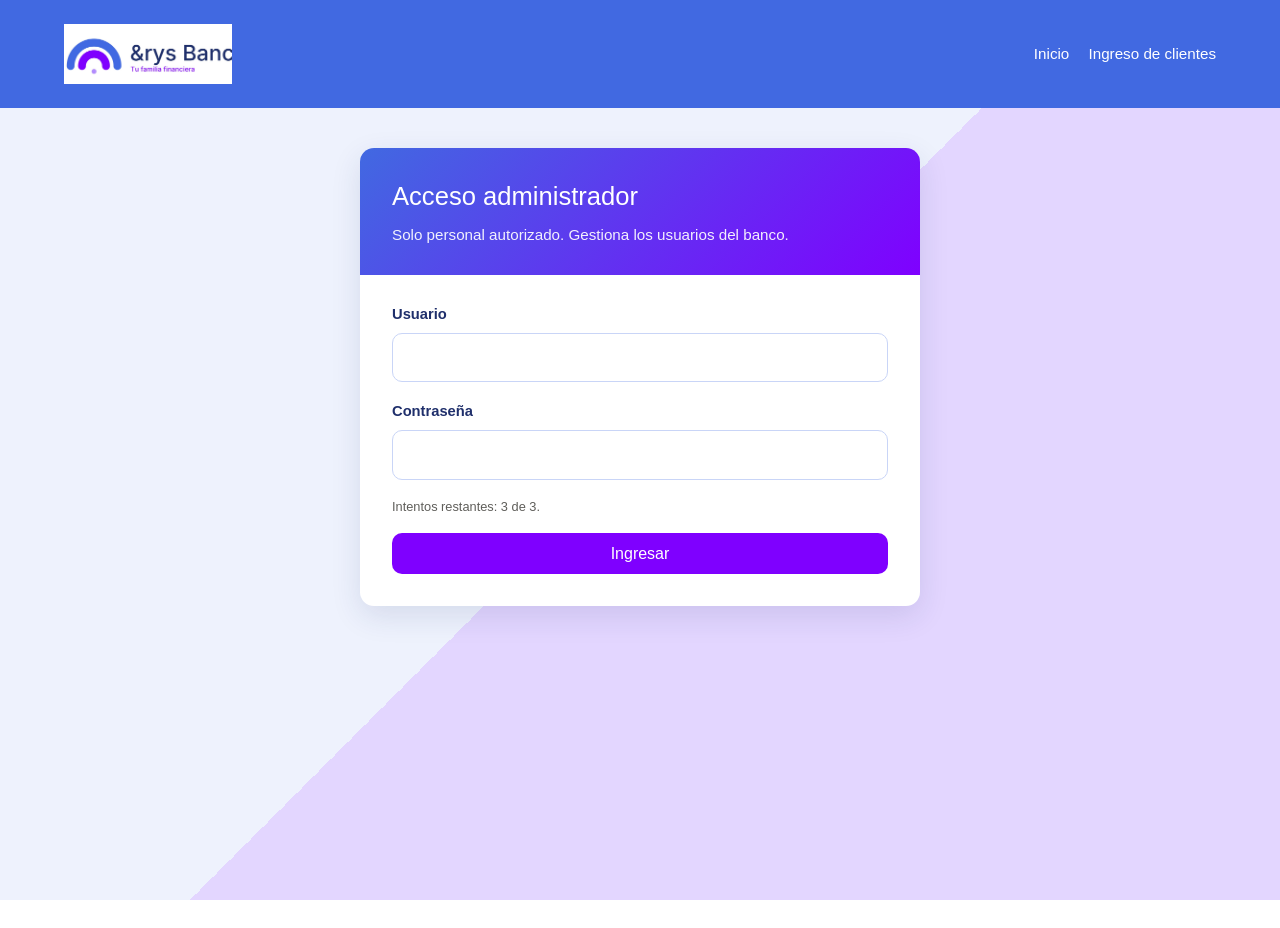
<file: admin.html>
<!doctype html>
<html lang="es">
<head>
  <meta charset="UTF-8">
  <meta name="viewport" content="width=device-width, initial-scale=1.0">
  <title>Acceso administrador | &rys Banco</title>
  <link rel="stylesheet" href="src/css/variables.css">
  <link rel="stylesheet" href="src/css/base.css">
  <link rel="stylesheet" href="src/css/layout.css">
  <link rel="stylesheet" href="src/css/auth.css">
  <link rel="stylesheet" href="src/css/interactivo.css">
  <link rel="stylesheet" href="src/css/responsive.css">
</head>
<body>

  <header class="encabezado">
    <div class="encabezado-contenido contenedor">
      <a href="index.html" class="logo">
        <img src="src/assets/Img/logo.jpg" alt="&rys Banco" class="logo-img">
      </a>
      <button class="menu-hamburguesa" aria-label="Abrir menú" aria-expanded="false">
        <span></span><span></span><span></span>
      </button>
      <nav class="menu-navegacion">
        <a href="index.html">Inicio</a>
        <a href="login.html">Ingreso de clientes</a>
      </nav>
    </div>
  </header>

  <main class="auth-principal">
    <section class="auth-tarjeta">
      <div class="auth-franja">
        <h1>Acceso administrador</h1>
        <p>Solo personal autorizado. Gestiona los usuarios del banco.</p>
      </div>

      <form id="form-admin" class="auth-formulario" novalidate>

        <div class="campo">
          <label for="usuario">Usuario</label>
          <input type="text" id="usuario" name="usuario" autocomplete="username" required>
        </div>

        <div class="campo">
          <label for="contrasena">Contraseña</label>
          <input type="password" id="contrasena" name="contrasena" autocomplete="current-password" required>
        </div>

        <p id="contador-admin" class="ayuda-campo" aria-live="polite"></p>
        <p id="mensaje-admin" class="mensaje-error" role="alert" hidden></p>

        <button type="submit" id="boton-ingresar-admin" class="btn btn-primario btn-bloque">Ingresar</button>
      </form>
    </section>
  </main>

  <div class="toasts" aria-live="polite"></div>

  <script type="module">
    import { AdministradorService } from './src/js/services/AdministradorService.js';
    import { Mensajes } from './src/js/ui/mensajes.js';

    if (AdministradorService.estaAutenticado()) {
      window.location.replace('usuarios.html');
    }

    const formulario = document.getElementById('form-admin');
    const campoUsuario = document.getElementById('usuario');
    const campoContrasena = document.getElementById('contrasena');
    const mensaje = document.getElementById('mensaje-admin');
    const contador = document.getElementById('contador-admin');
    const boton = document.getElementById('boton-ingresar-admin');

    const mostrarError = (texto) => {
      mensaje.textContent = texto;
      mensaje.hidden = false;
    };

    const actualizarContador = () => {
      const estado = AdministradorService.estado();

      if (estado.bloqueada) {
        const minutos = Math.floor(estado.segundosBloqueo / 60);
        const segundos = String(estado.segundosBloqueo % 60).padStart(2, '0');
        contador.textContent = `Acceso bloqueado. Intenta de nuevo en ${minutos}:${segundos}.`;
        boton.disabled = true;
      } else {
        contador.textContent = `Intentos restantes: ${estado.intentosRestantes} de ${AdministradorService.MAX_INTENTOS}.`;
        boton.disabled = false;
      }
    };

    formulario.addEventListener('submit', (evento) => {
      evento.preventDefault();
      mensaje.hidden = true;

      try {
        AdministradorService.iniciarSesion(campoUsuario.value.trim(), campoContrasena.value);
        Mensajes.mostrar('Acceso concedido.', 'exito');
        setTimeout(() => {
          window.location.href = 'usuarios.html';
        }, 500);
      } catch (error) {
        mostrarError(error.message);
        campoContrasena.value = '';
        actualizarContador();
      }
    });

    actualizarContador();
    setInterval(actualizarContador, 1000);
  </script>
</body>
</html>
</file>
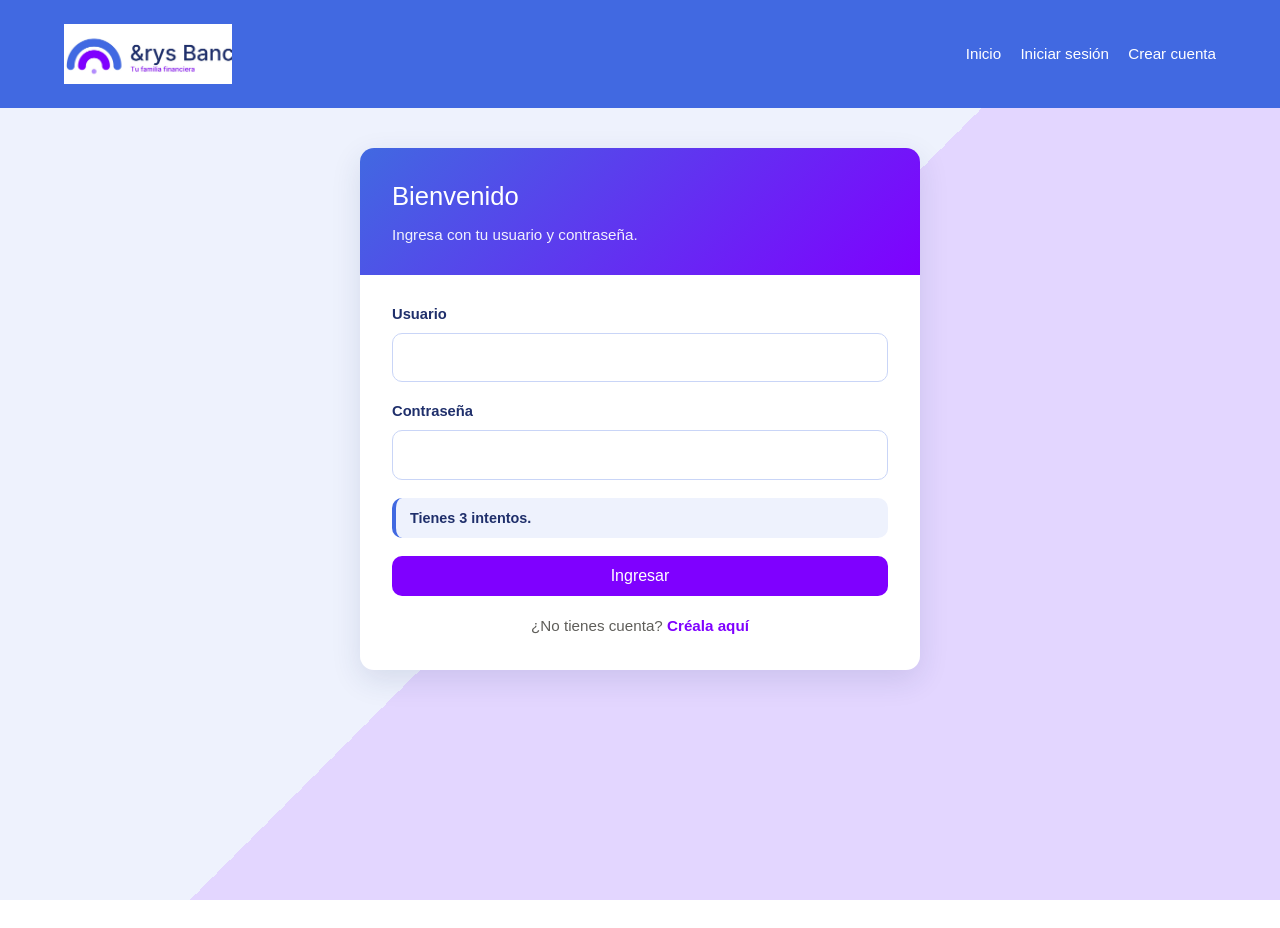
<file: login.html>
<!doctype html>
<html lang="es">
<head>
  <meta charset="UTF-8">
  <meta name="viewport" content="width=device-width, initial-scale=1.0">
  <title>Iniciar sesión | &rys Banco</title>
  <link rel="stylesheet" href="src/css/variables.css">
  <link rel="stylesheet" href="src/css/base.css">
  <link rel="stylesheet" href="src/css/layout.css">
  <link rel="stylesheet" href="src/css/auth.css">
  <link rel="stylesheet" href="src/css/interactivo.css">
  <link rel="stylesheet" href="src/css/responsive.css">
</head>
<body>

  <header class="encabezado">
    <div class="encabezado-contenido contenedor">
      <a href="index.html" class="logo">
        <img src="src/assets/Img/logo.jpg" alt="&rys Banco" class="logo-img">
      </a>
      <button class="menu-hamburguesa" aria-label="Abrir menú" aria-expanded="false">
        <span></span><span></span><span></span>
      </button>
      <nav class="menu-navegacion">
        <a href="index.html">Inicio</a>
        <a href="login.html" class="activo">Iniciar sesión</a>
        <a href="registro.html">Crear cuenta</a>
      </nav>
    </div>
  </header>

  <main class="auth-principal">
    <section class="auth-tarjeta">
      <div class="auth-franja">
        <h1>Bienvenido</h1>
        <p>Ingresa con tu usuario y contraseña.</p>
      </div>

      <form id="form-login" class="auth-formulario" novalidate>

        <div class="campo">
          <label for="usuario">Usuario</label>
          <input type="text" id="usuario" name="usuario" autocomplete="username" required>
        </div>

        <div class="campo">
          <label for="contrasena">Contraseña</label>
          <input type="password" id="contrasena" name="contrasena" autocomplete="current-password" required>
        </div>

        <p id="contador-intentos" class="ayuda-campo" aria-live="polite"></p>
        <p id="mensaje-formulario" class="mensaje-error" role="alert" hidden></p>

        <button type="submit" id="boton-ingresar" class="btn btn-primario btn-bloque">Ingresar</button>

        <p class="auth-pie">
          ¿No tienes cuenta? <a href="registro.html">Créala aquí</a>
        </p>
      </form>
    </section>
  </main>

  <div class="toasts" aria-live="polite"></div>

  <script type="module">
    import { AutenticacionService } from './src/js/services/AutenticacionService.js';
    import { Mensajes } from './src/js/ui/mensajes.js';

    const formulario = document.getElementById('form-login');
    const campoUsuario = document.getElementById('usuario');
    const campoContrasena = document.getElementById('contrasena');
    const mensajeFormulario = document.getElementById('mensaje-formulario');
    const contador = document.getElementById('contador-intentos');
    const boton = document.getElementById('boton-ingresar');

    let temporizador = null;

    const mostrarError = (texto) => {
      mensajeFormulario.textContent = texto;
      mensajeFormulario.hidden = false;
    };

    const ocultarError = () => {
      mensajeFormulario.hidden = true;
    };

    const actualizarContador = () => {
      const usuario = campoUsuario.value.trim();
      if (!usuario) {
        contador.textContent = `Tienes ${AutenticacionService.MAX_INTENTOS} intentos.`;
        boton.disabled = false;
        return;
      }

      const estado = AutenticacionService.estado(usuario);

      if (estado.bloqueada) {
        const minutos = Math.floor(estado.segundosBloqueo / 60);
        const segundos = String(estado.segundosBloqueo % 60).padStart(2, '0');
        contador.textContent = `Cuenta bloqueada. Intenta de nuevo en ${minutos}:${segundos}.`;
        boton.disabled = true;
      } else {
        contador.textContent = `Intentos restantes: ${estado.intentosRestantes} de ${AutenticacionService.MAX_INTENTOS}.`;
        boton.disabled = false;
      }
    };

    campoUsuario.addEventListener('input', actualizarContador);

    formulario.addEventListener('submit', (evento) => {
      evento.preventDefault();
      ocultarError();

      try {
        AutenticacionService.iniciarSesion(campoUsuario.value, campoContrasena.value);
        Mensajes.mostrar('Ingreso exitoso.', 'exito');
        setTimeout(() => {
          window.location.href = 'panel.html';
        }, 600);
      } catch (error) {
        mostrarError(error.message);
        campoContrasena.value = '';
        actualizarContador();
      }
    });

    actualizarContador();
    temporizador = setInterval(actualizarContador, 1000);
  </script>
</body>
</html>
</file>
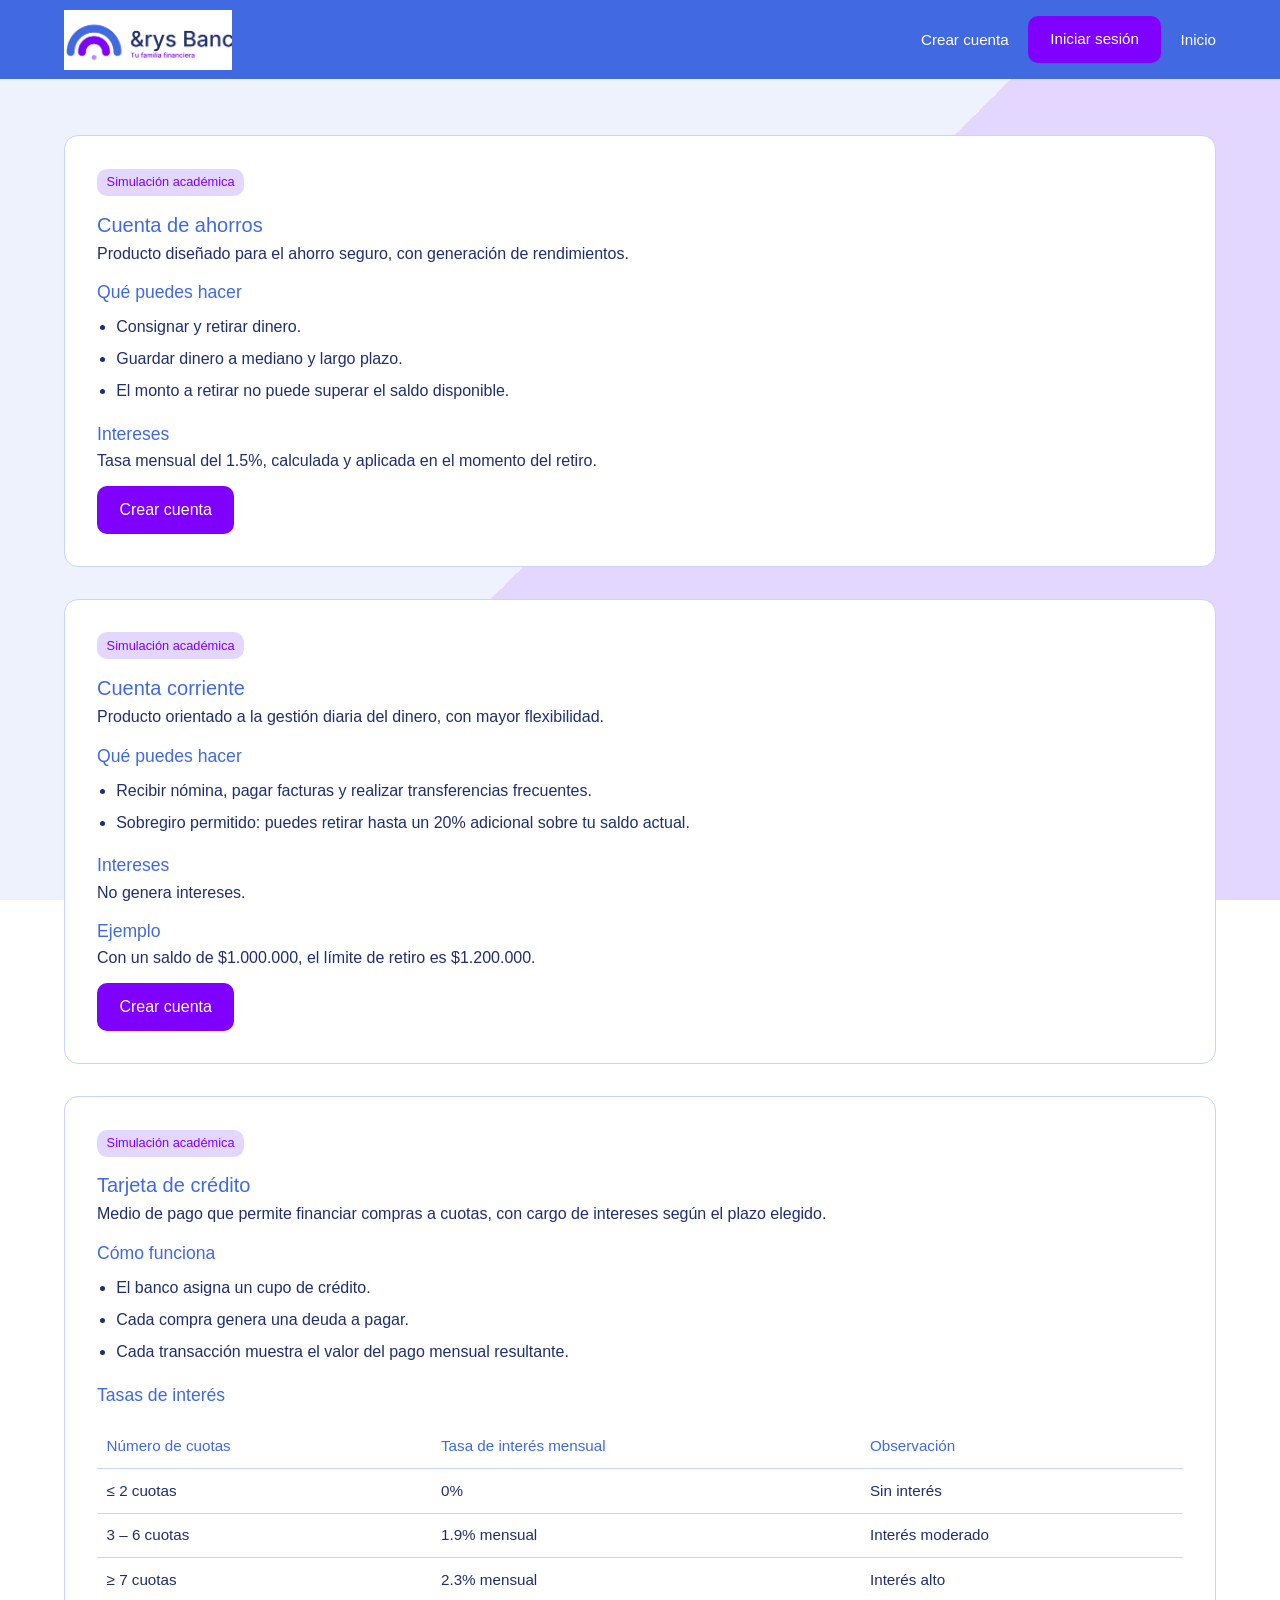
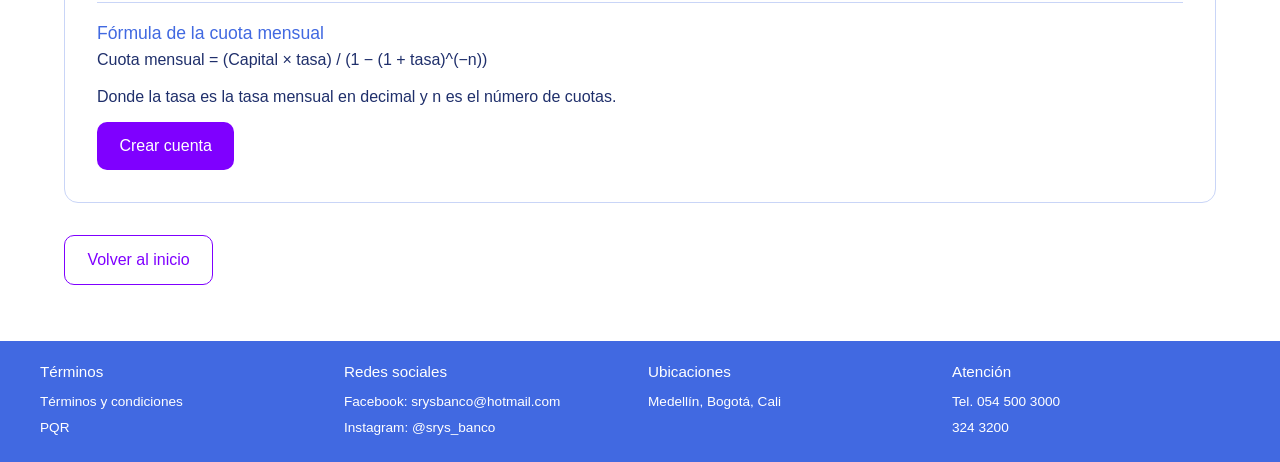
<file: productos.html>
<!DOCTYPE html>
<html lang="es">
<head>
  <meta charset="UTF-8">
  <meta name="viewport" content="width=device-width, initial-scale=1.0">
  <title>Productos &amp;rys Banco</title>
  <link rel="stylesheet" href="src/css/variables.css">
  <link rel="stylesheet" href="src/css/base.css">
  <link rel="stylesheet" href="src/css/layout.css">
  <link rel="stylesheet" href="src/css/landing.css">
  <link rel="stylesheet" href="src/css/responsive.css">
</head>
<body>

  <header class="encabezado">
    <div class="encabezado-contenido">
      <a href="index.html" class="logo"><img src="src/assets/Img/logo.jpg" alt="&amp;rys Banco" class="logo-img"></a>

      <button class="menu-hamburguesa" aria-label="Abrir menú">&#9776;</button>

      <nav>
        <ul class="menu-navegacion">
          <li><a href="registro.html">Crear cuenta</a></li>
          <li><a href="login.html" class="btn btn-secundario">Iniciar sesión</a></li>
          <li><a href="index.html">Inicio</a></li>
        </ul>
      </nav>
    </div>
  </header>

  <main class="contenedor">

    <section id="ahorros" class="promocion-detalle producto-solo">
      <div>
        <span class="etiqueta-simulacion">Simulación académica</span>
        <h2>Cuenta de ahorros</h2>
        <p>Producto diseñado para el ahorro seguro, con generación de rendimientos.</p>

        <h3>Qué puedes hacer</h3>
        <ul>
          <li>Consignar y retirar dinero.</li>
          <li>Guardar dinero a mediano y largo plazo.</li>
          <li>El monto a retirar no puede superar el saldo disponible.</li>
        </ul>

        <h3>Intereses</h3>
        <p>Tasa mensual del 1.5%, calculada y aplicada en el momento del retiro.</p>

        <a href="registro.html" class="btn btn-primario">Crear cuenta</a>
      </div>
    </section>

    <section id="corriente" class="promocion-detalle producto-solo">
      <div>
        <span class="etiqueta-simulacion">Simulación académica</span>
        <h2>Cuenta corriente</h2>
        <p>Producto orientado a la gestión diaria del dinero, con mayor flexibilidad.</p>

        <h3>Qué puedes hacer</h3>
        <ul>
          <li>Recibir nómina, pagar facturas y realizar transferencias frecuentes.</li>
          <li>Sobregiro permitido: puedes retirar hasta un 20% adicional sobre tu saldo actual.</li>
        </ul>

        <h3>Intereses</h3>
        <p>No genera intereses.</p>

        <h3>Ejemplo</h3>
        <p>Con un saldo de $1.000.000, el límite de retiro es $1.200.000.</p>

        <a href="registro.html" class="btn btn-primario">Crear cuenta</a>
      </div>
    </section>

    <section id="tarjeta" class="promocion-detalle producto-solo">
      <div>
        <span class="etiqueta-simulacion">Simulación académica</span>
        <h2>Tarjeta de crédito</h2>
        <p>Medio de pago que permite financiar compras a cuotas, con cargo de intereses según el plazo elegido.</p>

        <h3>Cómo funciona</h3>
        <ul>
          <li>El banco asigna un cupo de crédito.</li>
          <li>Cada compra genera una deuda a pagar.</li>
          <li>Cada transacción muestra el valor del pago mensual resultante.</li>
        </ul>

        <h3>Tasas de interés</h3>
        <table class="tabla-tasas">
          <thead>
            <tr>
              <th>Número de cuotas</th>
              <th>Tasa de interés mensual</th>
              <th>Observación</th>
            </tr>
          </thead>
          <tbody>
            <tr>
              <td>≤ 2 cuotas</td>
              <td>0%</td>
              <td>Sin interés</td>
            </tr>
            <tr>
              <td>3 – 6 cuotas</td>
              <td>1.9% mensual</td>
              <td>Interés moderado</td>
            </tr>
            <tr>
              <td>≥ 7 cuotas</td>
              <td>2.3% mensual</td>
              <td>Interés alto</td>
            </tr>
          </tbody>
        </table>

        <h3>Fórmula de la cuota mensual</h3>
        <p>Cuota mensual = (Capital × tasa) / (1 − (1 + tasa)^(−n))</p>
        <p>Donde la tasa es la tasa mensual en decimal y n es el número de cuotas.</p>

        <a href="registro.html" class="btn btn-primario">Crear cuenta</a>
      </div>
    </section>

    <a href="index.html" class="btn btn-secundario volver">Volver al inicio</a>

  </main>

  <footer class="pie-pagina">
    <div class="pie-contenido">
      <div>
        <h4>Términos</h4>
        <a href="#">Términos y condiciones</a>
        <a href="#">PQR</a>
      </div>

      <div>
        <h4>Redes sociales</h4>
        <a href="#">Facebook: srysbanco@hotmail.com</a>
        <a href="#">Instagram: @srys_banco</a>
      </div>

      <div>
        <h4>Ubicaciones</h4>
        <p>Medellín, Bogotá, Cali</p>
      </div>

      <div>
        <h4>Atención</h4>
        <p>Tel. 054 500 3000</p>
        <p>324 3200</p>
      </div>
    </div>
  </footer>

  <script type="module" src="src/js/main.js"></script>
</body>
</html>
</file>
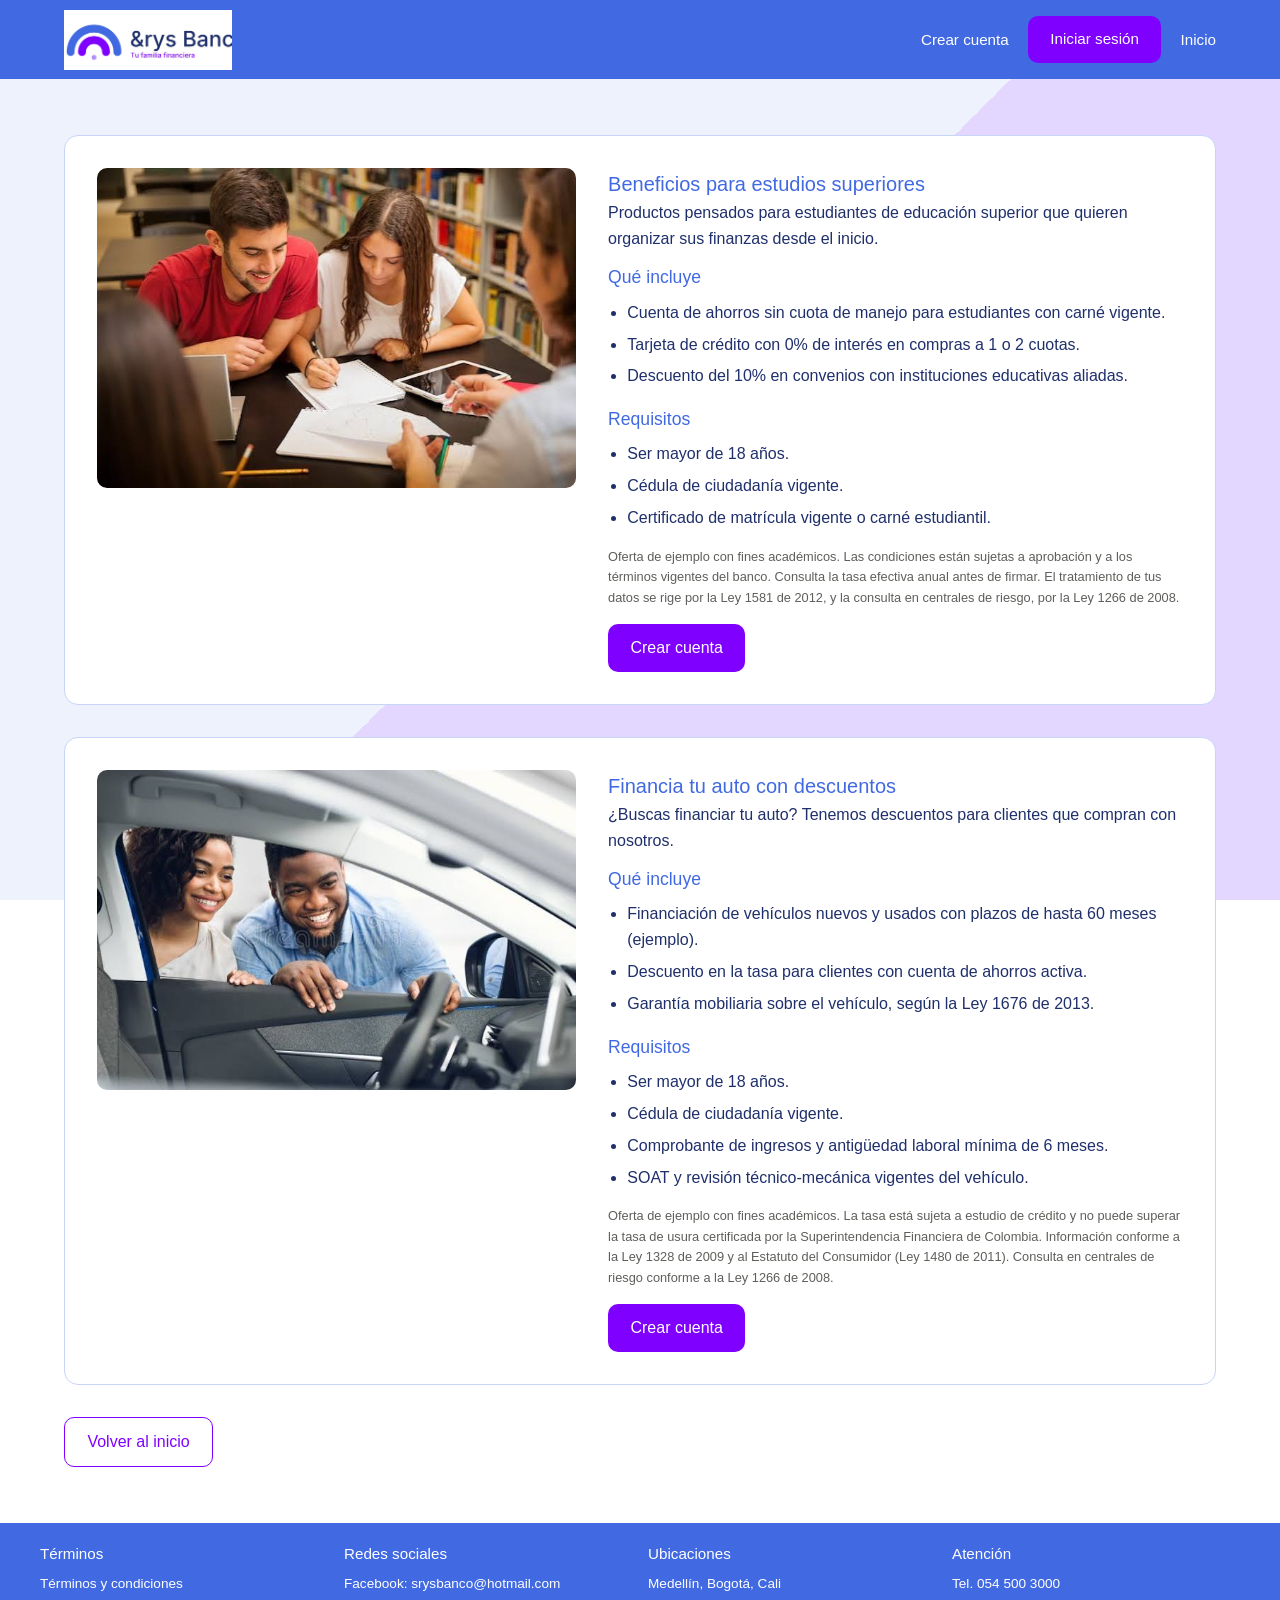
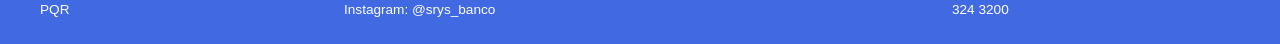
<file: promociones.html>
<!DOCTYPE html>
<html lang="es">
<head>
  <meta charset="UTF-8">
  <meta name="viewport" content="width=device-width, initial-scale=1.0">
  <title>Promociones &amp;rys Banco</title>
  <link rel="stylesheet" href="src/css/variables.css">
  <link rel="stylesheet" href="src/css/base.css">
  <link rel="stylesheet" href="src/css/layout.css">
  <link rel="stylesheet" href="src/css/landing.css">
  <link rel="stylesheet" href="src/css/responsive.css">
</head>
<body>

  <header class="encabezado">
    <div class="encabezado-contenido">
      <a href="index.html" class="logo"><img src="src/assets/Img/logo.jpg" alt="&amp;rys Banco" class="logo-img"></a>

      <button class="menu-hamburguesa" aria-label="Abrir menú">&#9776;</button>

      <nav>
        <ul class="menu-navegacion">
          <li><a href="registro.html">Crear cuenta</a></li>
          <li><a href="login.html" class="btn btn-secundario">Iniciar sesión</a></li>
          <li><a href="index.html">Inicio</a></li>
        </ul>
      </nav>
    </div>
  </header>

  <main class="contenedor">

    <section id="estudios" class="promocion-detalle">
      <img src="src/assets/Img/promocion-1.jpg" alt="Estudiantes trabajando en biblioteca" class="promocion-foto">
      <div>
        <h2>Beneficios para estudios superiores</h2>
        <p>Productos pensados para estudiantes de educación superior que quieren organizar sus finanzas desde el inicio.</p>

        <h3>Qué incluye</h3>
        <ul>
          <li>Cuenta de ahorros sin cuota de manejo para estudiantes con carné vigente.</li>
          <li>Tarjeta de crédito con 0% de interés en compras a 1 o 2 cuotas.</li>
          <li>Descuento del 10% en convenios con instituciones educativas aliadas.</li>
        </ul>

        <h3>Requisitos</h3>
        <ul>
          <li>Ser mayor de 18 años.</li>
          <li>Cédula de ciudadanía vigente.</li>
          <li>Certificado de matrícula vigente o carné estudiantil.</li>
        </ul>

        <p class="nota-legal">
          Oferta de ejemplo con fines académicos. Las condiciones están sujetas a aprobación y a los términos vigentes del banco.
          Consulta la tasa efectiva anual antes de firmar. El tratamiento de tus datos se rige por la Ley 1581 de 2012,
          y la consulta en centrales de riesgo, por la Ley 1266 de 2008.
        </p>

        <a href="registro.html" class="btn btn-primario">Crear cuenta</a>
      </div>
    </section>

    <section id="auto" class="promocion-detalle">
      <img src="src/assets/Img/promocion-2.jpg" alt="Pareja revisando un auto" class="promocion-foto">
      <div>
        <h2>Financia tu auto con descuentos</h2>
        <p>¿Buscas financiar tu auto? Tenemos descuentos para clientes que compran con nosotros.</p>

        <h3>Qué incluye</h3>
        <ul>
          <li>Financiación de vehículos nuevos y usados con plazos de hasta 60 meses (ejemplo).</li>
          <li>Descuento en la tasa para clientes con cuenta de ahorros activa.</li>
          <li>Garantía mobiliaria sobre el vehículo, según la Ley 1676 de 2013.</li>
        </ul>

        <h3>Requisitos</h3>
        <ul>
          <li>Ser mayor de 18 años.</li>
          <li>Cédula de ciudadanía vigente.</li>
          <li>Comprobante de ingresos y antigüedad laboral mínima de 6 meses.</li>
          <li>SOAT y revisión técnico-mecánica vigentes del vehículo.</li>
        </ul>

        <p class="nota-legal">
          Oferta de ejemplo con fines académicos. La tasa está sujeta a estudio de crédito y no puede superar la tasa de usura
          certificada por la Superintendencia Financiera de Colombia. Información conforme a la Ley 1328 de 2009 y al Estatuto
          del Consumidor (Ley 1480 de 2011). Consulta en centrales de riesgo conforme a la Ley 1266 de 2008.
        </p>

        <a href="registro.html" class="btn btn-primario">Crear cuenta</a>
      </div>
    </section>

    <a href="index.html" class="btn btn-secundario volver">Volver al inicio</a>

  </main>

  <footer class="pie-pagina">
    <div class="pie-contenido">
      <div>
        <h4>Términos</h4>
        <a href="#">Términos y condiciones</a>
        <a href="#">PQR</a>
      </div>

      <div>
        <h4>Redes sociales</h4>
        <a href="#">Facebook: srysbanco@hotmail.com</a>
        <a href="#">Instagram: @srys_banco</a>
      </div>

      <div>
        <h4>Ubicaciones</h4>
        <p>Medellín, Bogotá, Cali</p>
      </div>

      <div>
        <h4>Atención</h4>
        <p>Tel. 054 500 3000</p>
        <p>324 3200</p>
      </div>
    </div>
  </footer>

  <script type="module" src="src/js/main.js"></script>
</body>
</html>
</file>
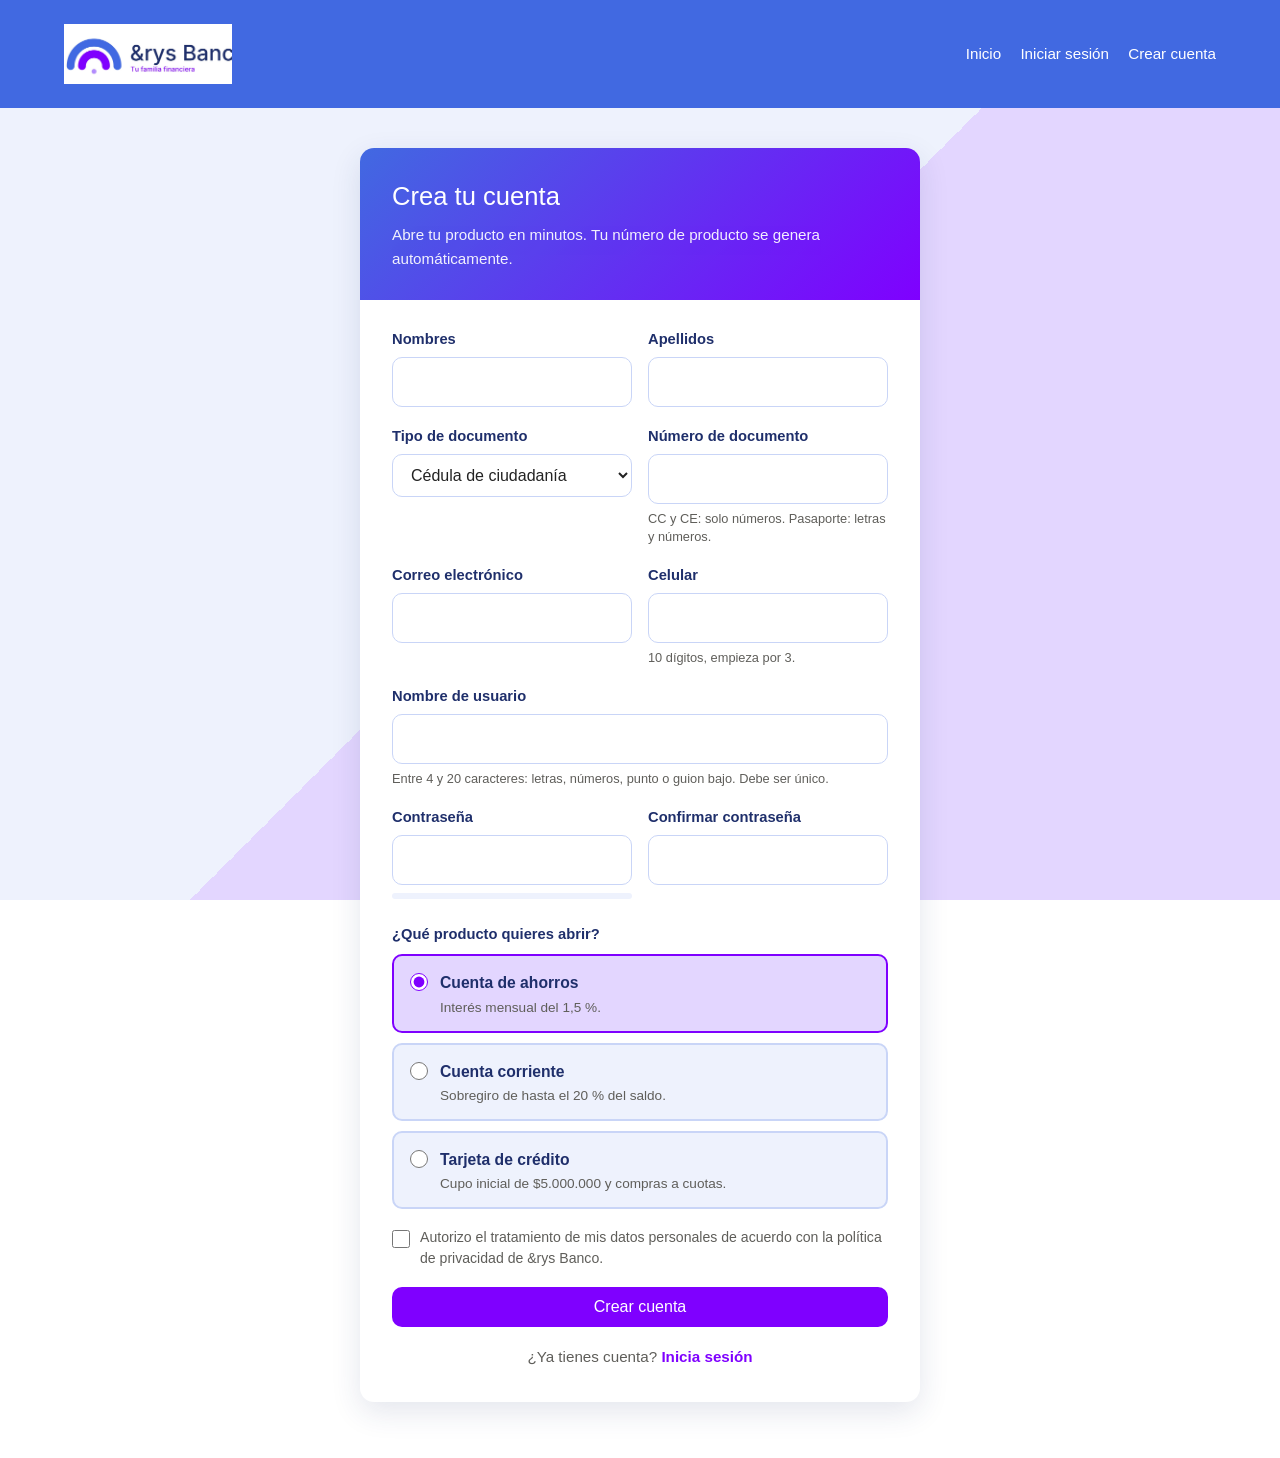
<file: registro.html>
<!doctype html>
<html lang="es">
<head>
  <meta charset="UTF-8">
  <meta name="viewport" content="width=device-width, initial-scale=1.0">
  <title>Crear cuenta | &rys Banco</title>
  <link rel="stylesheet" href="src/css/variables.css">
  <link rel="stylesheet" href="src/css/base.css">
  <link rel="stylesheet" href="src/css/layout.css">
  <link rel="stylesheet" href="src/css/auth.css">
  <link rel="stylesheet" href="src/css/interactivo.css">
  <link rel="stylesheet" href="src/css/responsive.css">
</head>
<body>

  <header class="encabezado">
    <div class="encabezado-contenido contenedor">
      <a href="index.html" class="logo">
        <img src="src/assets/Img/logo.jpg" alt="&rys Banco" class="logo-img">
      </a>
      <button class="menu-hamburguesa" aria-label="Abrir menú" aria-expanded="false">
        <span></span><span></span><span></span>
      </button>
      <nav class="menu-navegacion">
        <a href="index.html">Inicio</a>
        <a href="login.html">Iniciar sesión</a>
        <a href="registro.html" class="activo">Crear cuenta</a>
      </nav>
    </div>
  </header>

  <main class="auth-principal">
    <section class="auth-tarjeta">
      <div class="auth-franja">
        <h1>Crea tu cuenta</h1>
        <p>Abre tu producto en minutos. Tu número de producto se genera automáticamente.</p>
      </div>

      <form id="form-registro" class="auth-formulario" novalidate>

        <div class="fila-campos">
          <div class="campo">
            <label for="nombres">Nombres</label>
            <input type="text" id="nombres" name="nombres" autocomplete="given-name" required>
          </div>
          <div class="campo">
            <label for="apellidos">Apellidos</label>
            <input type="text" id="apellidos" name="apellidos" autocomplete="family-name" required>
          </div>
        </div>

        <div class="fila-campos">
          <div class="campo">
            <label for="tipo-documento">Tipo de documento</label>
            <select id="tipo-documento" name="tipoDocumento" required>
              <option value="CC">Cédula de ciudadanía</option>
              <option value="CE">Cédula de extranjería</option>
              <option value="PA">Pasaporte</option>
            </select>
          </div>
          <div class="campo">
            <label for="numero-documento">Número de documento</label>
            <input type="text" id="numero-documento" name="numeroDocumento" required>
            <small class="ayuda-campo">CC y CE: solo números. Pasaporte: letras y números.</small>
          </div>
        </div>

        <div class="fila-campos">
          <div class="campo">
            <label for="correo">Correo electrónico</label>
            <input type="email" id="correo" name="correo" autocomplete="email" required>
          </div>
          <div class="campo">
            <label for="celular">Celular</label>
            <input type="tel" id="celular" name="celular" inputmode="numeric" maxlength="10" required>
            <small class="ayuda-campo">10 dígitos, empieza por 3.</small>
          </div>
        </div>

        <div class="campo">
          <label for="usuario">Nombre de usuario</label>
          <input type="text" id="usuario" name="usuario" autocomplete="username" required>
          <small class="ayuda-campo">Entre 4 y 20 caracteres: letras, números, punto o guion bajo. Debe ser único.</small>
        </div>

        <div class="fila-campos">
          <div class="campo">
            <label for="contrasena">Contraseña</label>
            <input type="password" id="contrasena" name="contrasena" autocomplete="new-password" required>
            <div class="medidor"><span id="barra-medidor"></span></div>
            <small id="texto-medidor" class="ayuda-campo"></small>
          </div>
          <div class="campo">
            <label for="confirmar-contrasena">Confirmar contraseña</label>
            <input type="password" id="confirmar-contrasena" name="confirmarContrasena" autocomplete="new-password" required>
          </div>
        </div>

        <fieldset class="opciones-producto">
          <legend>¿Qué producto quieres abrir?</legend>

          <label class="opcion-producto">
            <input type="radio" name="producto" value="ahorros" checked>
            <span><strong>Cuenta de ahorros</strong><small>Interés mensual del 1,5 %.</small></span>
          </label>

          <label class="opcion-producto">
            <input type="radio" name="producto" value="corriente">
            <span><strong>Cuenta corriente</strong><small>Sobregiro de hasta el 20 % del saldo.</small></span>
          </label>

          <label class="opcion-producto">
            <input type="radio" name="producto" value="tarjeta">
            <span><strong>Tarjeta de crédito</strong><small>Cupo inicial de $5.000.000 y compras a cuotas.</small></span>
          </label>
        </fieldset>

        <label class="aviso-legal">
          <input type="checkbox" id="autorizacion" required>
          Autorizo el tratamiento de mis datos personales de acuerdo con la política de privacidad de &rys Banco.
        </label>

        <p id="mensaje-formulario" class="mensaje-error" role="alert" hidden></p>

        <button type="submit" class="btn btn-primario btn-bloque">Crear cuenta</button>

        <p class="auth-pie">
          ¿Ya tienes cuenta? <a href="login.html">Inicia sesión</a>
        </p>
      </form>
    </section>
  </main>

  <div class="toasts" aria-live="polite"></div>

  <script type="module">
    import { UsuarioService } from './src/js/services/UsuarioService.js';
    import { Validaciones } from './src/js/utils/validaciones.js';
    import { Mensajes } from './src/js/ui/mensajes.js';

    const formulario = document.getElementById('form-registro');
    const mensajeFormulario = document.getElementById('mensaje-formulario');
    const campoContrasena = document.getElementById('contrasena');
    const barra = document.getElementById('barra-medidor');
    const textoMedidor = document.getElementById('texto-medidor');

    const mostrarError = (texto) => {
      mensajeFormulario.textContent = texto;
      mensajeFormulario.hidden = false;
    };

    const ocultarError = () => {
      mensajeFormulario.hidden = true;
    };

    campoContrasena.addEventListener('input', () => {
      const fuerza = Validaciones.fortaleza(campoContrasena.value);
      barra.style.width = `${fuerza.porcentaje}%`;
      barra.style.background = fuerza.color;
      textoMedidor.textContent = campoContrasena.value ? `Seguridad: ${fuerza.texto}` : '';
    });

    formulario.addEventListener('submit', (evento) => {
      evento.preventDefault();
      ocultarError();

      const datos = new FormData(formulario);
      const contrasena = datos.get('contrasena');

      if (contrasena !== datos.get('confirmarContrasena')) {
        mostrarError('Las contraseñas no coinciden.');
        return;
      }

      if (!document.getElementById('autorizacion').checked) {
        mostrarError('Debes aceptar la autorización de tratamiento de datos.');
        return;
      }

      try {
        const cliente = UsuarioService.registrar({
          nombres: datos.get('nombres').trim(),
          apellidos: datos.get('apellidos').trim(),
          tipoDocumento: datos.get('tipoDocumento'),
          numeroDocumento: datos.get('numeroDocumento').trim(),
          correo: datos.get('correo').trim(),
          celular: datos.get('celular').trim(),
          usuario: datos.get('usuario').trim(),
          contrasena,
          producto: datos.get('producto')
        });

        localStorage.setItem('rys_tiene_cuenta', 'true');
        Mensajes.mostrar(`Cuenta creada. Tu usuario es ${cliente.usuario}.`, 'exito');
        setTimeout(() => {
          window.location.href = 'login.html';
        }, 1200);
      } catch (error) {
        mostrarError(error.message);
      }
    });
  </script>
</body>
</html>
</file>
<file: src/css/variables.css>
:root {
  --azul-rey: #4169E1;
  --azul-oscuro: #1F2F6B;
  --azul-claro: #EEF2FD;
  --azul-borde: #C9D5F7;

  --violeta: #7F00FF;
  --violeta-medio: #B38CFF;
  --violeta-claro: #E3D6FF;

  --blanco: #FFFFFF;
  --gris-texto: #5F5E5A;

  --exito: #2E7D32;
  --error: #C62828;
  --advertencia: #F9A825;

  --radio: 10px;
  --radio-tarjeta: 14px;
  --fuente: Arial, Helvetica, sans-serif;
}
</file>
<file: src/css/base.css>
* {
  margin: 0;
  padding: 0;
  box-sizing: border-box;
}

html {
  font-size: 16px;
}

body {
  font-family: var(--fuente);
  font-size: 1rem;
  line-height: 1.6;
  color: var(--azul-oscuro);
  min-height: 100vh;
  background-image: linear-gradient(135deg, var(--azul-claro) 50%, var(--violeta-claro) 50%);
  background-attachment: fixed;
}

h1 {
  font-size: 1.5rem;
  font-weight: 500;
  color: var(--azul-rey);
}

h2 {
  font-size: 1.25rem;
  font-weight: 500;
  color: var(--azul-rey);
}

h3 {
  font-size: 1.1rem;
  font-weight: 500;
  color: var(--azul-rey);
}

p {
  margin-bottom: 0.75rem;
}

a {
  color: var(--violeta);
  text-decoration: none;
}

a:hover {
  text-decoration: underline;
}

img {
  max-width: 100%;
  display: block;
}

input,
select,
textarea {
  font-family: inherit;
  font-size: 1rem;
  width: 100%;
  padding: 0.6rem 0.8rem;
  border: 1px solid var(--azul-borde);
  border-radius: var(--radio);
  background-color: var(--blanco);
  color: var(--azul-oscuro);
}

input:focus,
select:focus,
textarea:focus {
  outline: 2px solid var(--violeta);
  outline-offset: 1px;
}

.btn {
  display: inline-block;
  padding: 0.7rem 1.4rem;
  border: none;
  border-radius: var(--radio);
  font-family: inherit;
  font-size: 1rem;
  font-weight: 500;
  cursor: pointer;
  text-align: center;
  transition: opacity 0.2s ease;
}

.btn:hover {
  opacity: 0.9;
  text-decoration: none;
}

.btn-primario {
  background-color: var(--violeta);
  color: var(--blanco);
}

.btn-secundario {
  background-color: var(--blanco);
  color: var(--violeta);
  border: 1.5px solid var(--violeta);
}

.btn-principal {
  background-color: var(--azul-rey);
  color: var(--blanco);
}

.oculto {
  display: none !important;
}
</file>
<file: src/css/layout.css>
.encabezado {
  background-color: var(--azul-rey);
  color: var(--blanco);
  position: sticky;
  top: 0;
  z-index: 100;
}

.encabezado-contenido {
  display: flex;
  align-items: center;
  justify-content: space-between;
  gap: 1rem;
  max-width: 1200px;
  margin: 0 auto;
  padding: 0.6rem 1.5rem;
}

.logo {
  display: flex;
  align-items: center;
}

.logo-img {
  height: 60px;
  width: auto;
  max-width: none;
  display: block;
  object-fit: contain;
}

@media (max-width: 600px) {
  .logo-img {
    height: 44px;
  }
}

.menu-navegacion {
  display: flex;
  align-items: center;
  gap: 1.2rem;
  list-style: none;
}

.menu-navegacion a {
  color: var(--blanco);
  font-size: 0.95rem;
}

.menu-navegacion a:hover {
  text-decoration: underline;
}

.menu-navegacion .btn-secundario {
  background-color: var(--violeta);
  color: var(--blanco);
  border: none;
}

.menu-hamburguesa {
  display: none;
  background: none;
  border: none;
  color: var(--blanco);
  font-size: 1.6rem;
  cursor: pointer;
}

.contenedor {
  max-width: 1200px;
  margin: 0 auto;
  padding: 1.5rem;
}

.pie-pagina {
  background-color: var(--azul-rey);
  color: var(--blanco);
  padding: 1.2rem 1.5rem;
  margin-top: 2rem;
}

.pie-contenido {
  display: grid;
  grid-template-columns: repeat(4, minmax(0, 1fr));
  gap: 1rem;
  max-width: 1200px;
  margin: 0 auto;
}

.pie-pagina h4 {
  font-size: 0.95rem;
  font-weight: 500;
  margin-bottom: 0.4rem;
}

.pie-pagina p,
.pie-pagina a {
  color: var(--blanco);
  font-size: 0.85rem;
  display: block;
  margin-bottom: 0.25rem;
}

.pie-pagina a:hover {
  text-decoration: underline;
}

/* ===== Iconos de redes sociales en el pie de página ===== */
.redes-iconos {
  display: flex;
  flex-wrap: wrap;
  gap: 0.6rem;
  margin-top: 0.4rem;
}

.redes-iconos a {
  display: inline-flex;
  align-items: center;
  justify-content: center;
  width: 42px;
  height: 42px;
  background-color: var(--blanco);
  border-radius: 50%;
  transition: transform 0.2s ease;
}

.redes-iconos a:hover,
.redes-iconos a:focus-visible {
  transform: scale(1.1);
}

.redes-iconos img {
  width: 22px;
  height: 22px;
}
</file>
<file: src/css/auth.css>
/* ==========================================================
   auth.css — pantallas de registro y login
   ========================================================== */

*,
*::before,
*::after {
  box-sizing: border-box;
}

/* Respeta el atributo hidden aunque una clase le dé display */
[hidden] {
  display: none !important;
}

.auth-principal {
  min-height: calc(100vh - 80px);
  padding: 40px 16px 56px;
  display: flex;
  justify-content: center;
  align-items: flex-start;
}

.auth-tarjeta {
  width: 100%;
  max-width: 560px;
  background: var(--blanco);
  border-radius: var(--radio-tarjeta);
  box-shadow: 0 10px 30px rgba(31, 47, 107, 0.12);
  overflow: hidden;
}

/* Franja superior con el título */
.auth-franja {
  background: linear-gradient(135deg, var(--azul-rey), var(--violeta));
  color: var(--blanco);
  padding: 28px 32px;
}

.auth-franja h1 {
  margin: 0 0 6px;
  font-size: 1.6rem;
  color: var(--blanco);
}

.auth-franja p {
  margin: 0;
  font-size: 0.95rem;
  opacity: 0.92;
}

/* Contenedor del formulario con separación entre bloques */
.auth-formulario {
  padding: 28px 32px 32px;
  display: flex;
  flex-direction: column;
  gap: 18px;
}

.fila-campos {
  display: grid;
  grid-template-columns: 1fr 1fr;
  gap: 16px;
}

.campo {
  display: flex;
  flex-direction: column;
  gap: 6px;
  min-width: 0;
}

.campo label {
  font-weight: bold;
  color: var(--azul-oscuro);
  font-size: 0.92rem;
}

.campo input,
.campo select {
  width: 100%;
  padding: 11px 14px;
  border: 1.5px solid var(--azul-borde);
  border-radius: var(--radio);
  background: var(--blanco);
  color: #222;
  font: inherit;
  font-size: 1rem;
  transition: border-color 0.2s, box-shadow 0.2s;
}

.campo input:focus,
.campo select:focus {
  outline: none;
  border-color: var(--violeta);
  box-shadow: 0 0 0 3px var(--violeta-claro);
}

.ayuda-campo {
  margin: 0;
  font-size: 0.8rem;
  color: var(--gris-texto);
  line-height: 1.4;
}

/* Contador de intentos del login */
#contador-intentos {
  margin: 0;
  padding: 10px 14px;
  border-radius: var(--radio);
  background: var(--azul-claro);
  border-left: 4px solid var(--azul-rey);
  color: var(--azul-oscuro);
  font-size: 0.9rem;
  font-weight: bold;
}

/* Mensajes de error y éxito del formulario */
.mensaje-error,
.mensaje-exito {
  margin: 0;
  padding: 12px 14px;
  border-radius: var(--radio);
  font-size: 0.92rem;
  font-weight: bold;
  line-height: 1.4;
}

.mensaje-error {
  background: #fdecec;
  color: var(--error);
  border: 1px solid #f5c2c2;
}

.mensaje-exito {
  background: #e8f5e9;
  color: var(--exito);
  border: 1px solid #b9dfbc;
}

/* Opciones de producto (registro) */
.opciones-producto {
  border: none;
  margin: 0;
  padding: 0;
  min-width: 0;
  display: flex;
  flex-direction: column;
  gap: 10px;
}

.opciones-producto legend {
  padding: 0;
  margin-bottom: 8px;
  font-weight: bold;
  font-size: 0.92rem;
  color: var(--azul-oscuro);
}

.opcion-producto {
  display: flex;
  align-items: flex-start;
  gap: 12px;
  padding: 14px 16px;
  border: 2px solid var(--azul-borde);
  border-radius: var(--radio);
  background: var(--azul-claro);
  cursor: pointer;
  transition: border-color 0.2s, background 0.2s;
}

.opcion-producto:hover {
  border-color: var(--violeta-medio);
}

.opcion-producto:has(input:checked) {
  border-color: var(--violeta);
  background: var(--violeta-claro);
}

.opcion-producto input {
  margin-top: 3px;
  width: 18px;
  height: 18px;
  flex-shrink: 0;
  accent-color: var(--violeta);
}

.opcion-producto span {
  display: flex;
  flex-direction: column;
  gap: 2px;
  font-family: inherit;
}

.opcion-producto strong {
  color: var(--azul-oscuro);
  font-size: 0.98rem;
}

.opcion-producto small {
  color: var(--gris-texto);
  font-size: 0.85rem;
  line-height: 1.4;
}

/* Autorización */
.aviso-legal {
  display: flex;
  align-items: flex-start;
  gap: 10px;
  font-size: 0.88rem;
  color: var(--gris-texto);
  line-height: 1.5;
  cursor: pointer;
}

.aviso-legal input {
  width: 18px;
  height: 18px;
  margin-top: 3px;
  flex-shrink: 0;
  accent-color: var(--violeta);
}

.btn-bloque {
  width: 100%;
}

.auth-pie {
  margin: 0;
  text-align: center;
  color: var(--gris-texto);
  font-size: 0.95rem;
}

.auth-pie a {
  color: var(--violeta);
  font-weight: bold;
}

/* ---------- Tablet y móvil ---------- */
@media (max-width: 600px) {
  .auth-principal {
    padding: 24px 12px 40px;
  }

  .auth-franja {
    padding: 22px 18px;
  }

  .auth-franja h1 {
    font-size: 1.4rem;
  }

  .auth-formulario {
    padding: 22px 18px 26px;
  }

  .fila-campos {
    grid-template-columns: 1fr;
  }
}
</file>
<file: src/css/interactivo.css>
/* ==========================================================
   interactivo.css — validación, medidor, notificaciones y animaciones
   ========================================================== */

/* ---------- Campos y validación ---------- */
.campo {
  position: relative;
}

.boton-ojo {
  position: absolute;
  right: 10px;
  top: 34px;
  padding: 4px 6px;
  border: none;
  background: transparent;
  color: var(--azul-rey);
  font-size: 1rem;
  cursor: pointer;
}

.campo-valido input,
.campo-valido select {
  border-color: var(--exito);
}

.campo-invalido input,
.campo-invalido select {
  border-color: var(--error);
}

.mensaje-campo {
  margin: 0;
  font-size: 0.8rem;
}

.campo-valido .mensaje-campo {
  color: var(--exito);
}

.campo-invalido .mensaje-campo {
  color: var(--error);
}

/* ---------- Medidor de seguridad de contraseña ---------- */
.medidor {
  height: 6px;
  margin-top: 2px;
  background: var(--azul-claro);
  border-radius: 999px;
  overflow: hidden;
}

.medidor span {
  display: block;
  height: 100%;
  width: 0;
  border-radius: 999px;
  transition: width 0.3s ease, background 0.3s ease;
}

/* ---------- Notificaciones (toasts) ---------- */
.toasts {
  position: fixed;
  top: 16px;
  right: 16px;
  z-index: 1000;
  display: flex;
  flex-direction: column;
  gap: 10px;
  max-width: min(360px, calc(100vw - 32px));
}

.toast {
  padding: 12px 16px;
  border-radius: var(--radio);
  background: var(--azul-oscuro);
  color: var(--blanco);
  font-size: 0.92rem;
  font-weight: bold;
  line-height: 1.4;
  box-shadow: 0 8px 20px rgba(0, 0, 0, 0.18);
  animation: entrarToast 0.3s ease;
}

/* Tipos: funciona con clase "toast exito" o "toast-exito" */
.toast.exito,
.toast-exito,
.toast--exito {
  background: var(--exito);
}

.toast.error,
.toast-error,
.toast--error {
  background: var(--error);
}

.toast.advertencia,
.toast-advertencia,
.toast--advertencia {
  background: var(--advertencia);
  color: #222;
}

@keyframes entrarToast {
  from {
    opacity: 0;
    transform: translateX(20px);
  }
  to {
    opacity: 1;
    transform: none;
  }
}

/* ---------- Animación de aparición (landing) ---------- */
.revelar {
  transition: opacity 0.6s ease, transform 0.6s ease;
}

.revelar.oculto {
  opacity: 0;
  transform: translateY(20px);
}

/* ---------- Accesibilidad: sin animaciones si el usuario lo pide ---------- */
@media (prefers-reduced-motion: reduce) {
  .revelar,
  .revelar.oculto {
    transition: none;
    transform: none;
    opacity: 1;
  }

  .toast {
    animation: none;
  }
}
</file>
<file: src/css/responsive.css>
/* ===== Ocultar el menú hamburguesa en pantallas grandes ===== */
.menu-hamburguesa {
  display: none;
}

/* ===== Tablet (hasta 1024px) ===== */
@media (max-width: 1024px) {
  .pie-contenido {
    grid-template-columns: repeat(2, minmax(0, 1fr));
  }

  .productos-grid {
    grid-template-columns: repeat(2, minmax(0, 1fr));
  }
}

/* ===== Tablet vertical (hasta 900px) ===== */
@media (max-width: 900px) {
  .banner {
    grid-template-columns: 1fr;
  }

  .banner-imagenes {
    grid-template-columns: repeat(2, minmax(0, 1fr));
  }

  .banner-imagenes .imagen-persona {
    grid-column: 1 / -1;
  }

  .tarjetas-imagenes {
    grid-template-columns: repeat(2, minmax(0, 1fr));
  }

  .seccion-institucional {
    grid-template-columns: 1fr;
  }

  .promocion-detalle {
    grid-template-columns: 1fr;
  }

  .promocion-foto img {
    height: auto;
  }
}

/* ===== Celular (hasta 768px) ===== */
@media (max-width: 768px) {
  .encabezado-contenido {
    position: relative;
  }

  .logo-img {
    height: 40px;
  }

  .menu-hamburguesa {
    display: block;
    background: none;
    border: none;
    color: var(--blanco);
    font-size: 1.8rem;
    line-height: 1;
    cursor: pointer;
    padding: 0.3rem 0.5rem;
  }

  .menu-navegacion {
    display: none;
    position: absolute;
    top: 100%;
    left: 0;
    right: 0;
    flex-direction: column;
    gap: 0.8rem;
    padding: 1rem;
    background-color: var(--azul-rey);
    box-shadow: 0 8px 16px rgba(31, 47, 107, 0.25);
    z-index: 100;
  }

  .menu-navegacion.abierto {
    display: flex;
  }

  .menu-navegacion a {
    color: var(--blanco);
  }

  .contenedor {
    padding: 1rem;
  }

  .banner {
    padding: 1.2rem;
    gap: 1.2rem;
  }

  .banner-imagenes {
    grid-template-columns: 1fr;
  }

  .tarjetas-imagenes {
    grid-template-columns: 1fr;
  }

  .texto-sobre-imagen {
    font-size: 0.95rem;
  }

  .servicios-grid {
    grid-template-columns: 1fr;
  }

  .servicio-imagen img {
    height: 150px;
  }

  .productos-grid {
    grid-template-columns: 1fr;
  }

  .seccion-institucional,
  .bloque-beneficios,
  .promocion-detalle {
    padding: 1.2rem;
  }

  .pie-contenido {
    grid-template-columns: 1fr;
    gap: 1.2rem;
  }

  h1 {
    font-size: 1.6rem;
  }

  h2 {
    font-size: 1.3rem;
  }
}

/* ===== Celular pequeño (hasta 380px) ===== */
@media (max-width: 380px) {
  .contenedor {
    padding: 0.8rem;
  }

  .logo-img {
    height: 34px;
  }
}
</file>
<file: src/css/landing.css>
.banner {
  display: grid;
  grid-template-columns: 1.2fr 1fr;
  gap: 2rem;
  align-items: center;
  background-color: var(--blanco);
  border: 1px solid var(--azul-borde);
  border-radius: var(--radio-tarjeta);
  padding: 2rem;
  margin-top: 1.5rem;
}

.banner-imagenes {
  display: grid;
  grid-template-columns: 1.4fr 1fr 1fr;
  gap: 1rem;
}

.imagen-tarjeta {
  background-color: var(--violeta-claro);
  border-radius: var(--radio);
  overflow: hidden;
  aspect-ratio: 1 / 1.2;
  display: flex;
  align-items: center;
  justify-content: center;
}

.imagen-tarjeta img {
  width: 100%;
  height: 100%;
  object-fit: cover;
}

.imagen-promocion {
  position: relative;
}

.imagen-promocion img {
  object-position: center;
}

.imagen-persona img {
  object-position: center 25%;
}

.texto-sobre-imagen {
  position: absolute;
  top: 0;
  left: 0;
  right: 0;
  padding: 0.8rem 0.9rem;
  background-color: rgba(31, 47, 107, 0.75);
  color: var(--blanco);
  font-size: 0.95rem;
  font-weight: 500;
  line-height: 1.35;
  text-align: center;
}

.imagen-enlace {
  display: block;
  text-decoration: none;
  color: inherit;
  cursor: pointer;
}

.imagen-enlace img {
  transition: transform 0.3s ease;
}

.imagen-enlace:hover img {
  transform: scale(1.03);
}

.tarjetas-imagenes {
  display: flex;
  flex-direction: column;
  gap: 1rem;
}

.tarjeta-imagen {
  width: 100%;
  height: auto;
  border-radius: var(--radio-tarjeta);
}

.seccion-institucional {
  display: grid;
  grid-template-columns: 1.6fr 1fr;
  gap: 2rem;
  margin-top: 2rem;
  align-items: start;
}

.texto-institucional {
  font-size: 1.1rem;
  color: var(--azul-oscuro);
}

.bloque-beneficios {
  background-color: var(--blanco);
  border: 1.5px solid var(--azul-rey);
  border-radius: var(--radio-tarjeta);
  padding: 1.2rem;
}

.bloque-beneficios h3 {
  margin-bottom: 0.8rem;
}

.bloque-beneficios ul {
  list-style: none;
}

.bloque-beneficios li {
  padding: 0.5rem 0;
  border-bottom: 1px solid var(--violeta-claro);
  color: var(--azul-oscuro);
}

.bloque-beneficios li:last-child {
  border-bottom: none;
}

.promocion-detalle {
  display: grid;
  grid-template-columns: 1fr 1.2fr;
  gap: 2rem;
  align-items: start;
  background-color: var(--blanco);
  border: 1px solid var(--azul-borde);
  border-radius: var(--radio-tarjeta);
  padding: 2rem;
  margin-top: 2rem;
}

.promocion-foto {
  width: 100%;
  height: auto;
  border-radius: var(--radio);
  object-fit: cover;
}

.promocion-detalle ul {
  margin: 0.5rem 0 1rem 1.2rem;
}

.promocion-detalle li {
  margin-bottom: 0.4rem;
}

.nota-legal {
  font-size: 0.8rem;
  color: var(--gris-texto);
  margin: 1rem 0;
}

.volver {
  margin-top: 2rem;
}

.productos {
  margin-top: 2rem;
}

.productos-intro {
  color: var(--gris-texto);
  margin-bottom: 1.2rem;
}

.productos-grid {
  display: grid;
  grid-template-columns: repeat(3, minmax(0, 1fr));
  gap: 1rem;
}

.producto-tarjeta {
  background-color: var(--azul-rey);
  color: var(--blanco);
  border-radius: var(--radio-tarjeta);
  padding: 1.2rem;
  display: flex;
  flex-direction: column;
  gap: 0.5rem;
}

.producto-tarjeta h3 {
  font-size: 1.15rem;
  color: var(--blanco);
}

.producto-tarjeta p {
  margin-bottom: 0;
}

.producto-tarjeta .btn {
  margin-top: auto;
  align-self: flex-start;
}

.producto-solo {
  grid-template-columns: 1fr;
}

.etiqueta-simulacion {
  display: inline-block;
  background-color: var(--violeta-claro);
  color: var(--violeta);
  font-size: 0.8rem;
  padding: 0.2rem 0.6rem;
  border-radius: var(--radio);
  margin-bottom: 0.8rem;
}

.tabla-tasas {
  width: 100%;
  border-collapse: collapse;
  margin: 1rem 0;
  font-size: 0.95rem;
}

.tabla-tasas th,
.tabla-tasas td {
  text-align: left;
  padding: 0.6rem;
  border-bottom: 1px solid var(--azul-borde);
}

.tabla-tasas th {
  color: var(--azul-rey);
  font-weight: 500;
}

.banner-izquierda {
  display: flex;
  flex-direction: column;
  gap: 1.5rem;
}

.servicios h2 {
  font-size: 1.1rem;
  margin-bottom: 0.8rem;
}

.servicios-grid {
  display: grid;
  grid-template-columns: repeat(2, minmax(0, 1fr));
  gap: 0.8rem;
}

.servicio-tarjeta {
  background-color: var(--blanco);
  border: 1px solid var(--azul-borde);
  border-radius: var(--radio);
  overflow: hidden;
  display: flex;
  flex-direction: column;
}

.servicio-imagen {
  background-color: var(--azul-claro);
}

.servicio-imagen img {
  width: 100%;
  height: 110px;
  object-fit: contain;
}

.servicio-texto {
  padding: 0.8rem;
  display: flex;
  flex-direction: column;
  gap: 0.3rem;
  flex: 1;
  border-top: 1px solid var(--azul-borde);
}

.servicio-texto h3 {
  font-size: 0.95rem;
  color: var(--azul-rey);
}

.servicio-texto p {
  margin-bottom: 0;
  font-size: 0.85rem;
  color: var(--gris-texto);
}

.servicio-texto .btn {
  margin-top: auto;
  align-self: flex-start;
  padding: 0.45rem 0.9rem;
  font-size: 0.85rem;
}
</file>
